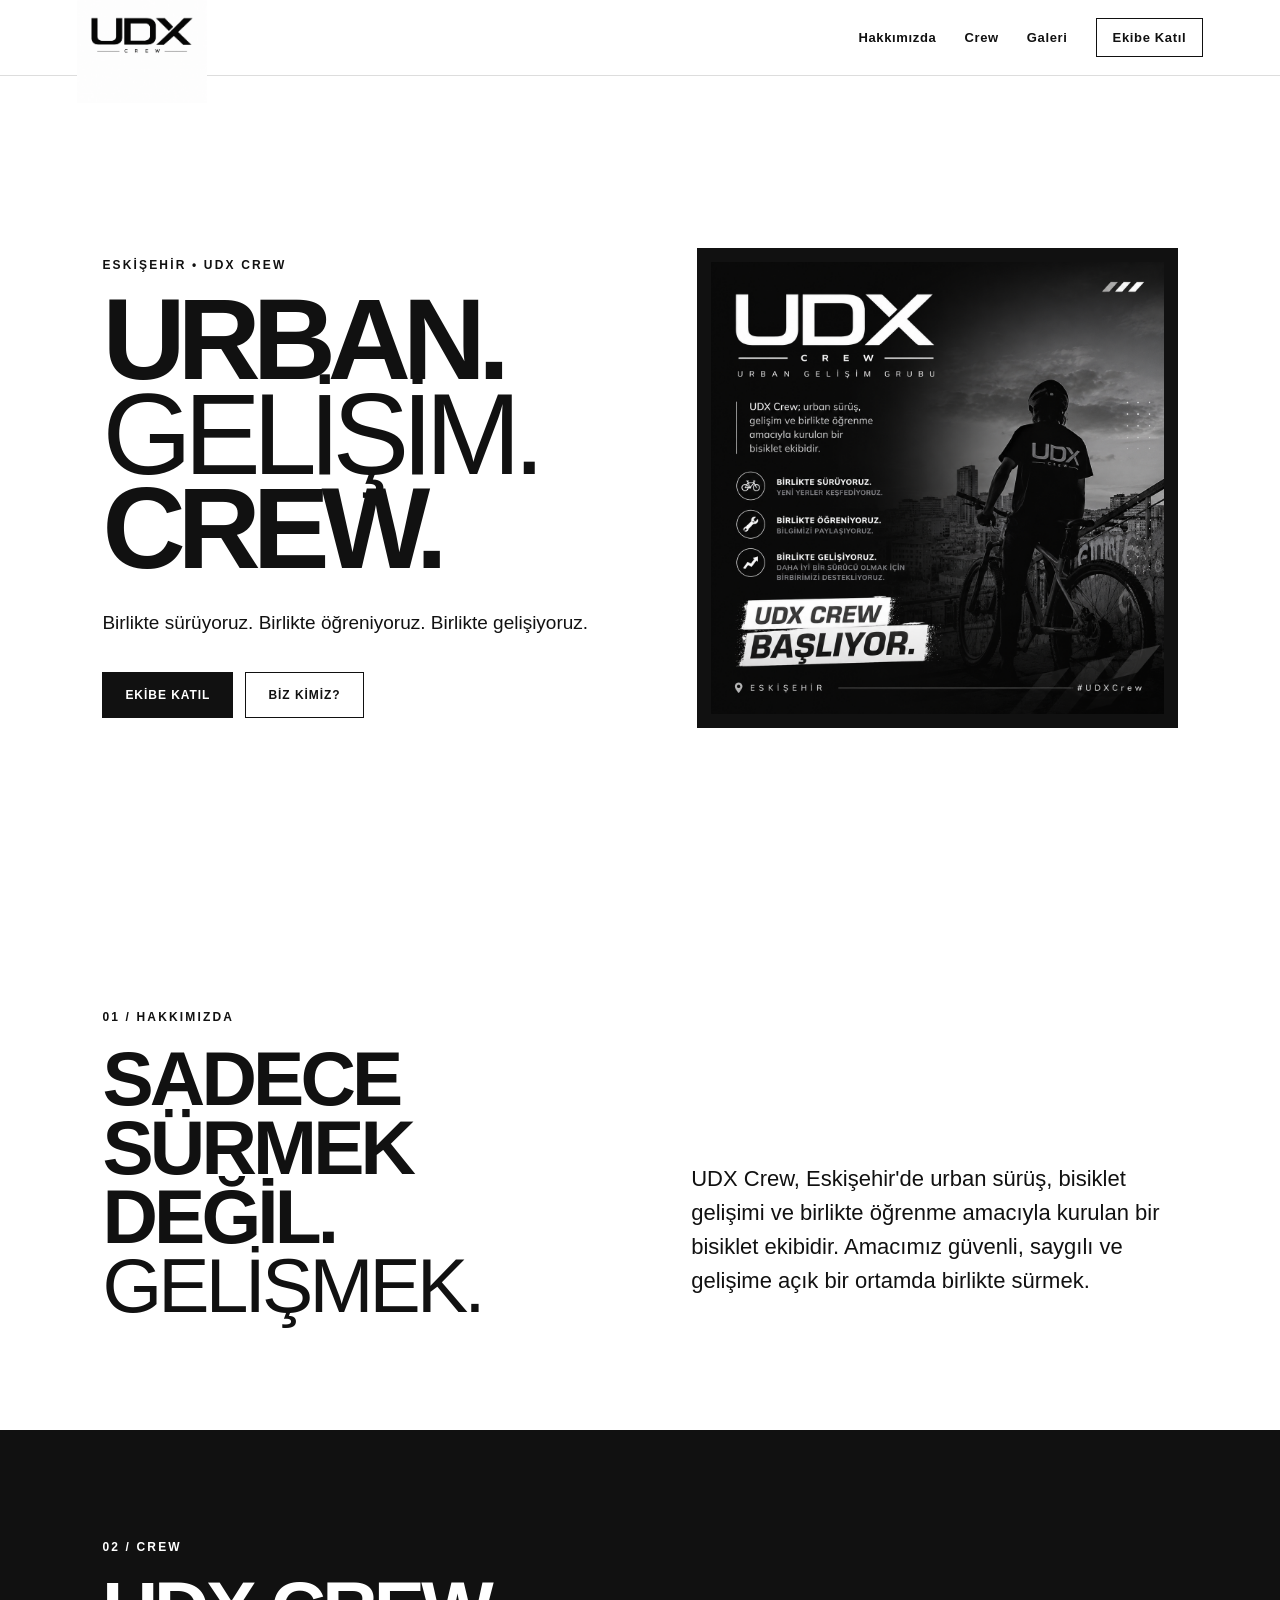
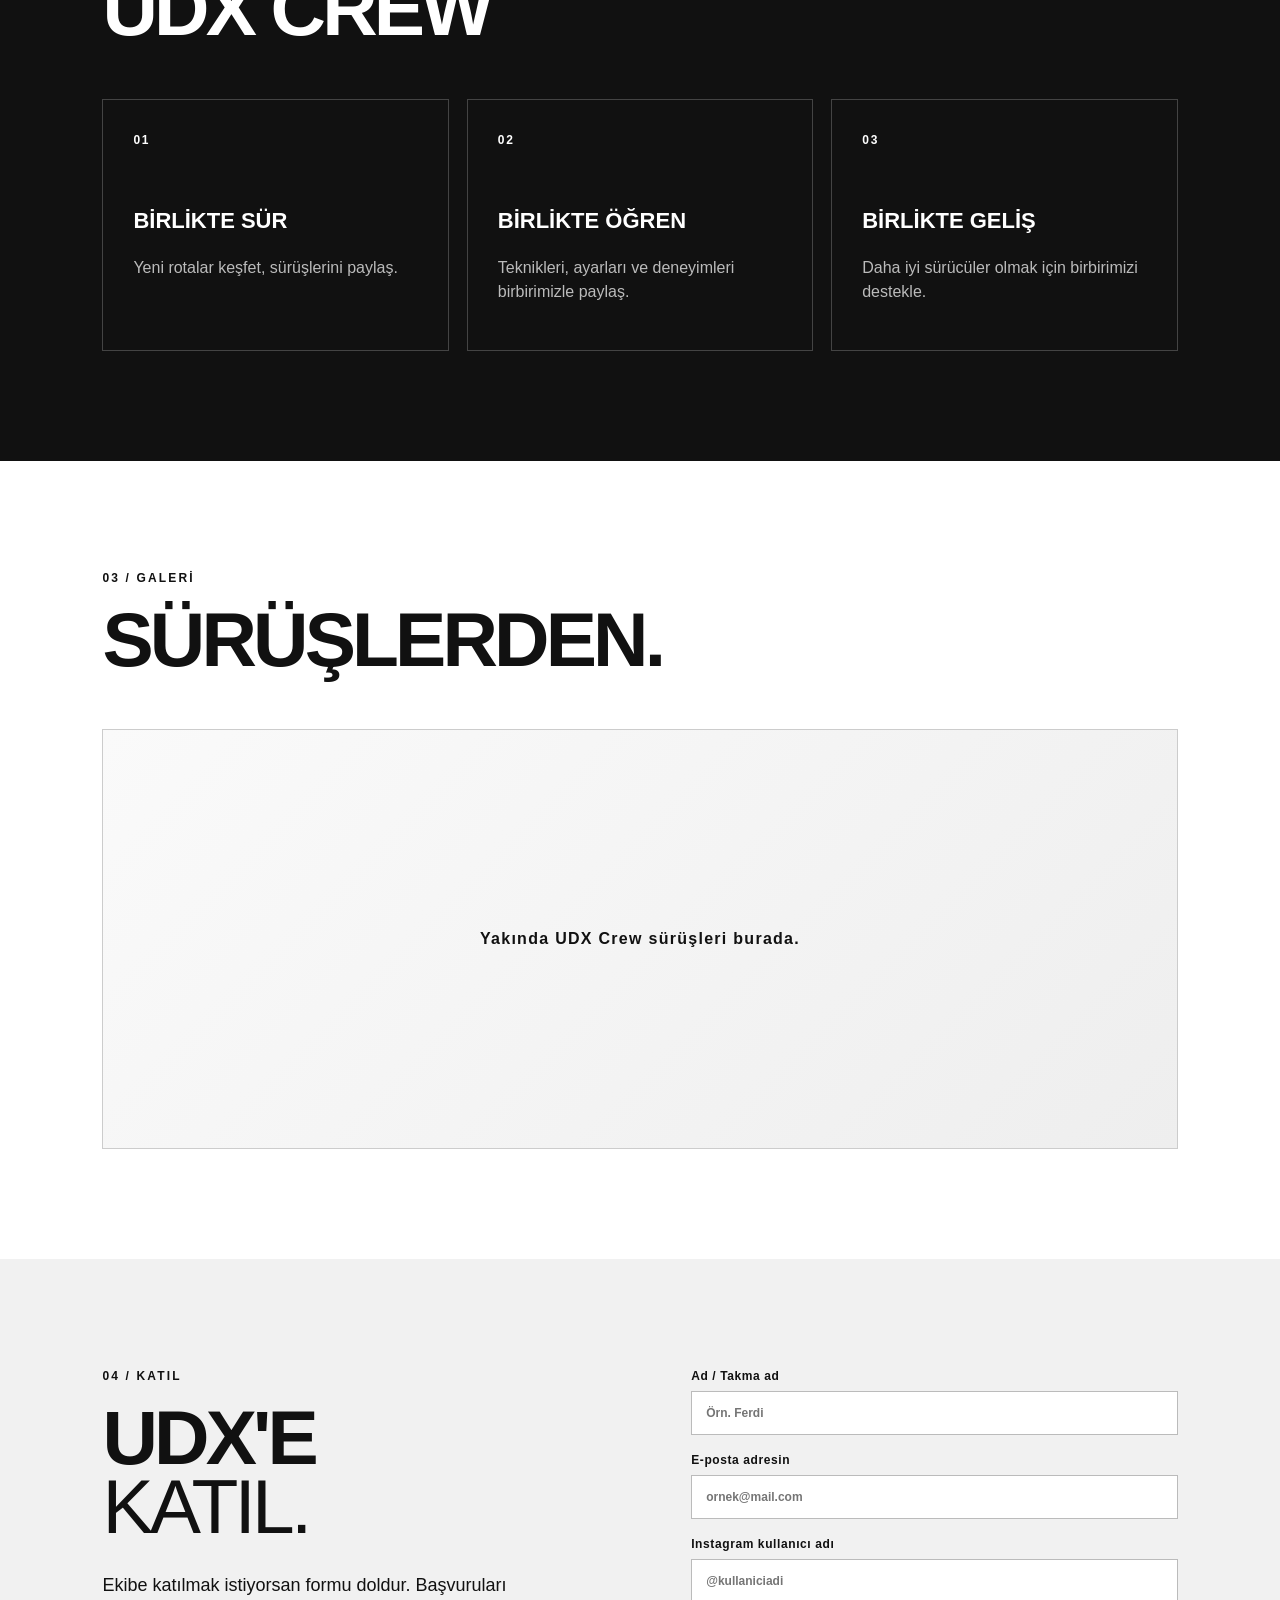
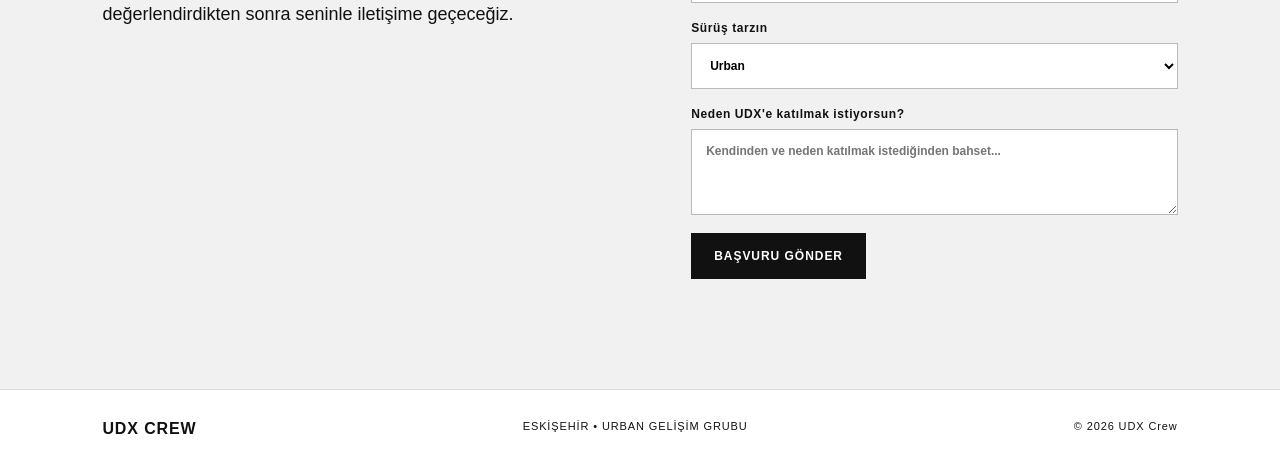
<file: index.html>
<!doctype html>
<html lang="tr">
<head>
  <meta charset="utf-8">
  <meta name="viewport" content="width=device-width,initial-scale=1">
  <title>UDX Crew — Eskişehir</title>
  <meta name="description" content="UDX Crew — Eskişehir Urban Gelişim Grubu. Sür, geliş, birlikte öğren.">
  <link rel="stylesheet" href="style.css">
</head>
<body>
  <header class="nav">
    <a class="brand" href="#anasayfa">
      <img src="logo.png" alt="UDX Crew">
    </a>
    <nav>
      <a href="#hakkimizda">Hakkımızda</a>
      <a href="#crew">Crew</a>
      <a href="#galeri">Galeri</a>
      <a href="#katil" class="nav-cta">Ekibe Katıl</a>
    </nav>
  </header>

  <main>
    <section id="anasayfa" class="hero">
      <div class="hero-copy">
        <p class="eyebrow">ESKİŞEHİR • UDX CREW</p>
        <h1>URBAN.<br><span>GELİŞİM.</span><br>CREW.</h1>
        <p class="lead">Birlikte sürüyoruz. Birlikte öğreniyoruz. Birlikte gelişiyoruz.</p>
        <div class="actions">
          <a href="#katil" class="button">EKİBE KATIL</a>
          <a href="#hakkimizda" class="button ghost">BİZ KİMİZ?</a>
        </div>
      </div>
      <div class="hero-card">
        <img src="launch-poster.png" alt="UDX Crew tanıtım posteri">
      </div>
    </section>

    <section id="hakkimizda" class="section">
      <div>
        <p class="eyebrow">01 / HAKKIMIZDA</p>
        <h2>SADECE SÜRMEK DEĞİL.<br><span>GELİŞMEK.</span></h2>
      </div>
      <p class="section-text">UDX Crew, Eskişehir'de urban sürüş, bisiklet gelişimi ve birlikte öğrenme amacıyla kurulan bir bisiklet ekibidir. Amacımız güvenli, saygılı ve gelişime açık bir ortamda birlikte sürmek.</p>
    </section>

    <section id="crew" class="dark-section">
      <div class="section-head">
        <p class="eyebrow">02 / CREW</p>
        <h2>UDX CREW</h2>
      </div>
      <div class="cards">
        <article><b>01</b><h3>BİRLİKTE SÜR</h3><p>Yeni rotalar keşfet, sürüşlerini paylaş.</p></article>
        <article><b>02</b><h3>BİRLİKTE ÖĞREN</h3><p>Teknikleri, ayarları ve deneyimleri birbirimizle paylaş.</p></article>
        <article><b>03</b><h3>BİRLİKTE GELİŞ</h3><p>Daha iyi sürücüler olmak için birbirimizi destekle.</p></article>
      </div>
    </section>

    <section id="galeri" class="section gallery">
      <div class="section-head">
        <p class="eyebrow">03 / GALERİ</p>
        <h2>SÜRÜŞLERDEN.</h2>
      </div>
      <div class="gallery-box">
        <span>Yakında UDX Crew sürüşleri burada.</span>
      </div>
    </section>

    <section id="katil" class="join">
      <div>
        <p class="eyebrow">04 / KATIL</p>
        <h2>UDX'E<br><span>KATIL.</span></h2>
        <p>Ekibe katılmak istiyorsan formu doldur. Başvuruları değerlendirdikten sonra seninle iletişime geçeceğiz.</p>
      </div>
      <form action="https://formsubmit.co/feridunkavalcioglu4@gmail.com" method="POST">
        <input type="hidden" name="_subject" value="UDX Crew Yeni Ekip Başvurusu">
        <input type="hidden" name="_template" value="table">
        <input type="hidden" name="_captcha" value="true">
        <label>Ad / Takma ad<input required type="text" name="ad_soyad" placeholder="Örn. Ferdi"></label>
        <label>E-posta adresin<input required type="email" name="email" placeholder="ornek@mail.com"></label>
        <label>Instagram kullanıcı adı<input type="text" name="instagram" placeholder="@kullaniciadi"></label>
        <label>Sürüş tarzın<select name="surus_tarzi"><option>Urban</option><option>MTB</option><option>Downhill</option><option>Karışık</option></select></label>
        <label>Neden UDX'e katılmak istiyorsun? <textarea rows="4" name="mesaj" required placeholder="Kendinden ve neden katılmak istediğinden bahset..."></textarea></label>
        <button class="button" type="submit">BAŞVURU GÖNDER</button>
      </form>
    </section>
  </main>

  <footer>
    <strong>UDX CREW</strong>
    <span>ESKİŞEHİR • URBAN GELİŞİM GRUBU</span>
    <span>© 2026 UDX Crew</span>
  </footer>
</body>
</html>
</file>
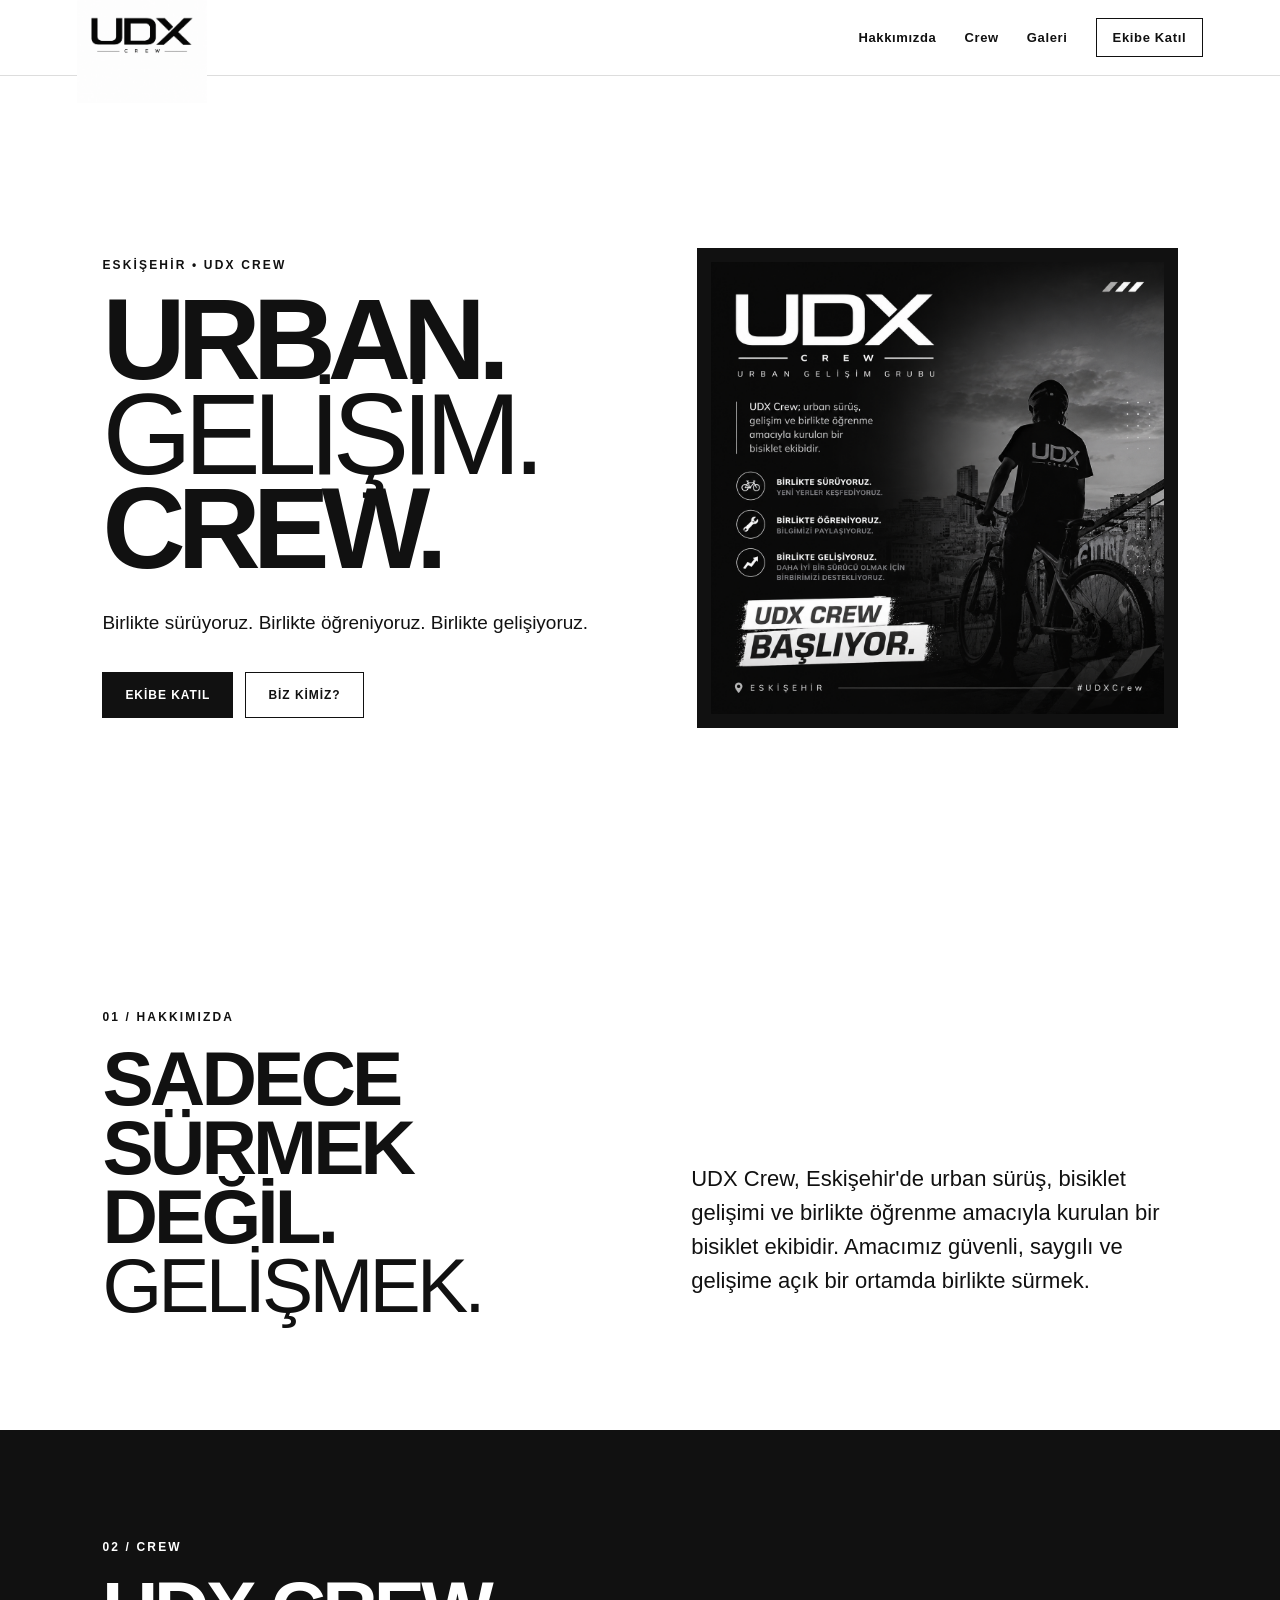
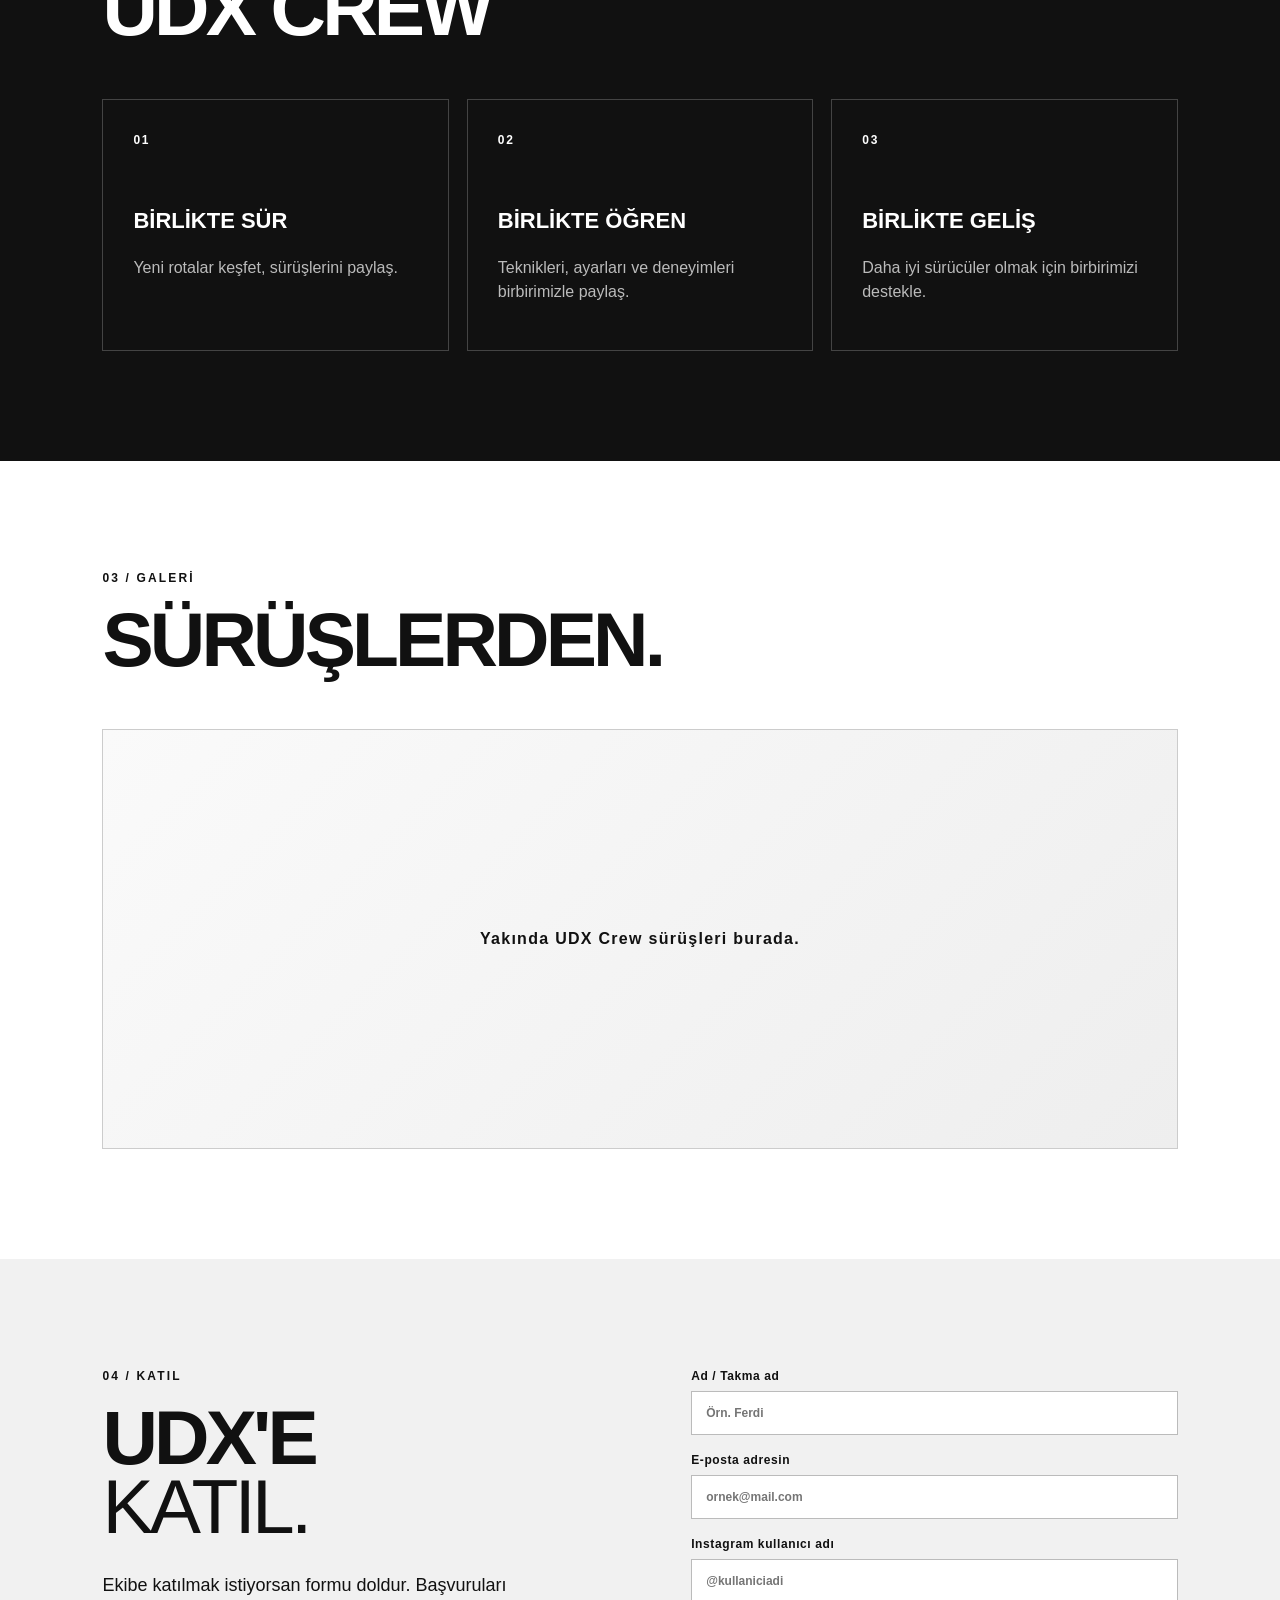
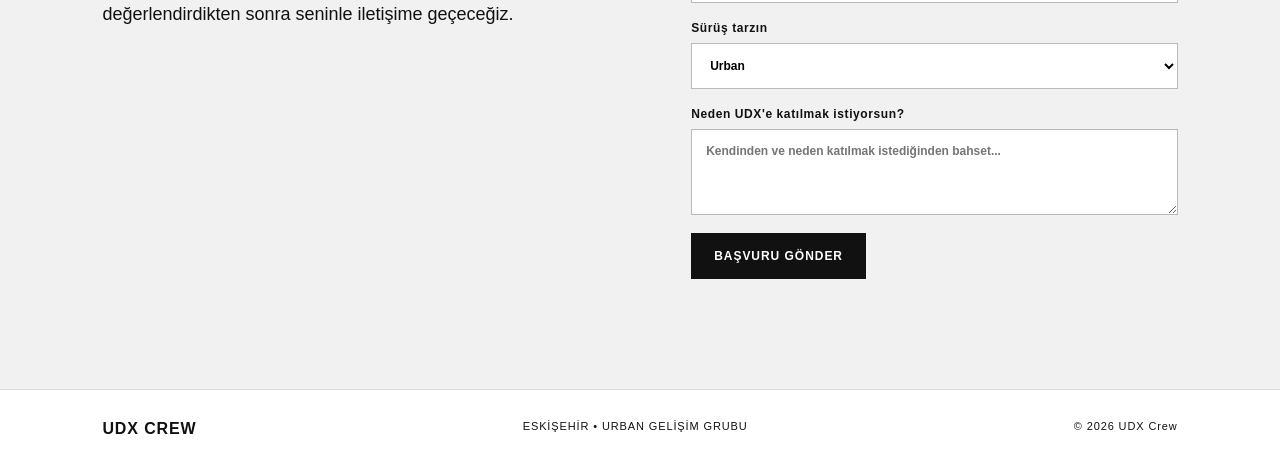
<file: index[1].html>
<!doctype html>
<html lang="tr">
<head>
  <meta charset="utf-8">
  <meta name="viewport" content="width=device-width,initial-scale=1">
  <title>UDX Crew — Eskişehir</title>
  <meta name="description" content="UDX Crew — Eskişehir Urban Gelişim Grubu. Sür, geliş, birlikte öğren.">
  <link rel="stylesheet" href="style.css">
</head>
<body>
  <header class="nav">
    <a class="brand" href="#anasayfa">
      <img src="logo.png" alt="UDX Crew">
    </a>
    <nav>
      <a href="#hakkimizda">Hakkımızda</a>
      <a href="#crew">Crew</a>
      <a href="#galeri">Galeri</a>
      <a href="#katil" class="nav-cta">Ekibe Katıl</a>
    </nav>
  </header>

  <main>
    <section id="anasayfa" class="hero">
      <div class="hero-copy">
        <p class="eyebrow">ESKİŞEHİR • UDX CREW</p>
        <h1>URBAN.<br><span>GELİŞİM.</span><br>CREW.</h1>
        <p class="lead">Birlikte sürüyoruz. Birlikte öğreniyoruz. Birlikte gelişiyoruz.</p>
        <div class="actions">
          <a href="#katil" class="button">EKİBE KATIL</a>
          <a href="#hakkimizda" class="button ghost">BİZ KİMİZ?</a>
        </div>
      </div>
      <div class="hero-card">
        <img src="launch-poster.png" alt="UDX Crew tanıtım posteri">
      </div>
    </section>

    <section id="hakkimizda" class="section">
      <div>
        <p class="eyebrow">01 / HAKKIMIZDA</p>
        <h2>SADECE SÜRMEK DEĞİL.<br><span>GELİŞMEK.</span></h2>
      </div>
      <p class="section-text">UDX Crew, Eskişehir'de urban sürüş, bisiklet gelişimi ve birlikte öğrenme amacıyla kurulan bir bisiklet ekibidir. Amacımız güvenli, saygılı ve gelişime açık bir ortamda birlikte sürmek.</p>
    </section>

    <section id="crew" class="dark-section">
      <div class="section-head">
        <p class="eyebrow">02 / CREW</p>
        <h2>UDX CREW</h2>
      </div>
      <div class="cards">
        <article><b>01</b><h3>BİRLİKTE SÜR</h3><p>Yeni rotalar keşfet, sürüşlerini paylaş.</p></article>
        <article><b>02</b><h3>BİRLİKTE ÖĞREN</h3><p>Teknikleri, ayarları ve deneyimleri birbirimizle paylaş.</p></article>
        <article><b>03</b><h3>BİRLİKTE GELİŞ</h3><p>Daha iyi sürücüler olmak için birbirimizi destekle.</p></article>
      </div>
    </section>

    <section id="galeri" class="section gallery">
      <div class="section-head">
        <p class="eyebrow">03 / GALERİ</p>
        <h2>SÜRÜŞLERDEN.</h2>
      </div>
      <div class="gallery-box">
        <span>Yakında UDX Crew sürüşleri burada.</span>
      </div>
    </section>

    <section id="katil" class="join">
      <div>
        <p class="eyebrow">04 / KATIL</p>
        <h2>UDX'E<br><span>KATIL.</span></h2>
        <p>Ekibe katılmak istiyorsan formu doldur. Başvuruları değerlendirdikten sonra seninle iletişime geçeceğiz.</p>
      </div>
      <form action="https://formsubmit.co/feridunkavalcioglu4@gmail.com" method="POST">
        <input type="hidden" name="_subject" value="UDX Crew Yeni Ekip Başvurusu">
        <input type="hidden" name="_next" value="https://udxcrew.github.io/udx-crew/#katil">
        <input type="hidden" name="_template" value="table">
        <input type="hidden" name="_captcha" value="true">
        <label>Ad / Takma ad<input required type="text" name="ad_soyad" placeholder="Örn. Ferdi"></label>
        <label>E-posta adresin<input required type="email" name="email" placeholder="ornek@mail.com"></label>
        <label>Instagram kullanıcı adı<input type="text" name="instagram" placeholder="@kullaniciadi"></label>
        <label>Sürüş tarzın<select name="surus_tarzi"><option>Urban</option><option>MTB</option><option>Downhill</option><option>Karışık</option></select></label>
        <label>Neden UDX'e katılmak istiyorsun? <textarea rows="4" name="mesaj" required placeholder="Kendinden ve neden katılmak istediğinden bahset..."></textarea></label>
        <button class="button" type="submit">BAŞVURU GÖNDER</button>
      </form>
    </section>
  </main>

  <footer>
    <strong>UDX CREW</strong>
    <span>ESKİŞEHİR • URBAN GELİŞİM GRUBU</span>
    <span>© 2026 UDX Crew</span>
  </footer>
</body>
</html>
</file>
<file: style.css>
*{box-sizing:border-box}html{scroll-behavior:smooth}body{margin:0;font-family:Arial,Helvetica,sans-serif;color:#111;background:#fff}a{text-decoration:none;color:inherit}.nav{height:76px;border-bottom:1px solid #ddd;display:flex;align-items:center;justify-content:space-between;padding:0 6vw;position:sticky;top:0;background:rgba(255,255,255,.94);backdrop-filter:blur(10px);z-index:10}.brand img{width:130px;display:block}.nav nav{display:flex;gap:28px;align-items:center;font-size:13px;font-weight:700;letter-spacing:.05em}.nav-cta{border:1px solid #111;padding:11px 16px}.hero{min-height:calc(100vh - 76px);display:grid;grid-template-columns:1.05fr .95fr;gap:5vw;align-items:center;padding:8vw 8vw}.eyebrow{font-size:12px;font-weight:800;letter-spacing:.18em;margin:0 0 20px}.hero h1{font-size:clamp(58px,9vw,125px);line-height:.82;margin:0;letter-spacing:-.07em}.hero h1 span,h2 span{font-weight:400}.lead{font-size:19px;line-height:1.5;max-width:520px;margin:34px 0}.actions{display:flex;gap:12px;flex-wrap:wrap}.button{display:inline-block;border:1px solid #111;background:#111;color:#fff;padding:15px 22px;font-weight:800;letter-spacing:.08em;font-size:12px;cursor:pointer}.button.ghost{background:#fff;color:#111}.hero-card{background:#111;padding:14px}.hero-card img{display:block;width:100%;height:auto}.section{padding:110px 8vw;display:grid;grid-template-columns:1fr 1fr;gap:8vw}.section h2,.dark-section h2,.join h2{font-size:clamp(42px,6vw,82px);line-height:.9;letter-spacing:-.05em;margin:0}.section-text{font-size:22px;line-height:1.55;align-self:end;max-width:620px}.dark-section{background:#111;color:#fff;padding:110px 8vw}.section-head{margin-bottom:55px}.cards{display:grid;grid-template-columns:repeat(3,1fr);gap:18px}.cards article{border:1px solid #444;padding:30px;min-height:240px}.cards b{font-size:12px;letter-spacing:.15em}.cards h3{font-size:22px;margin-top:60px}.cards p{color:#bbb;line-height:1.5}.gallery{display:block}.gallery-box{height:420px;border:1px solid #ccc;display:flex;align-items:center;justify-content:center;background:linear-gradient(135deg,#fafafa,#eee);font-weight:700;letter-spacing:.08em}.join{background:#f1f1f1;padding:110px 8vw;display:grid;grid-template-columns:1fr 1fr;gap:8vw}.join>div>p:not(.eyebrow){font-size:18px;line-height:1.6;max-width:520px;margin-top:30px}.join form{display:grid;gap:18px}.join label{font-size:12px;font-weight:800;letter-spacing:.05em;display:grid;gap:8px}.join input,.join select,.join textarea{border:1px solid #bbb;background:#fff;padding:14px;font:inherit}.join button{justify-self:start}footer{padding:30px 8vw;border-top:1px solid #ddd;display:flex;justify-content:space-between;gap:20px;flex-wrap:wrap;font-size:11px;letter-spacing:.08em}footer strong{font-size:16px}@media(max-width:800px){.nav{padding:0 5vw}.nav nav a:not(.nav-cta){display:none}.hero,.section,.join{grid-template-columns:1fr;padding:70px 6vw}.hero{gap:45px}.cards{grid-template-columns:1fr}.dark-section{padding:70px 6vw}.gallery-box{height:280px}.join form{margin-top:10px}.section-text{font-size:18px}.brand img{width:105px}}
</file>
